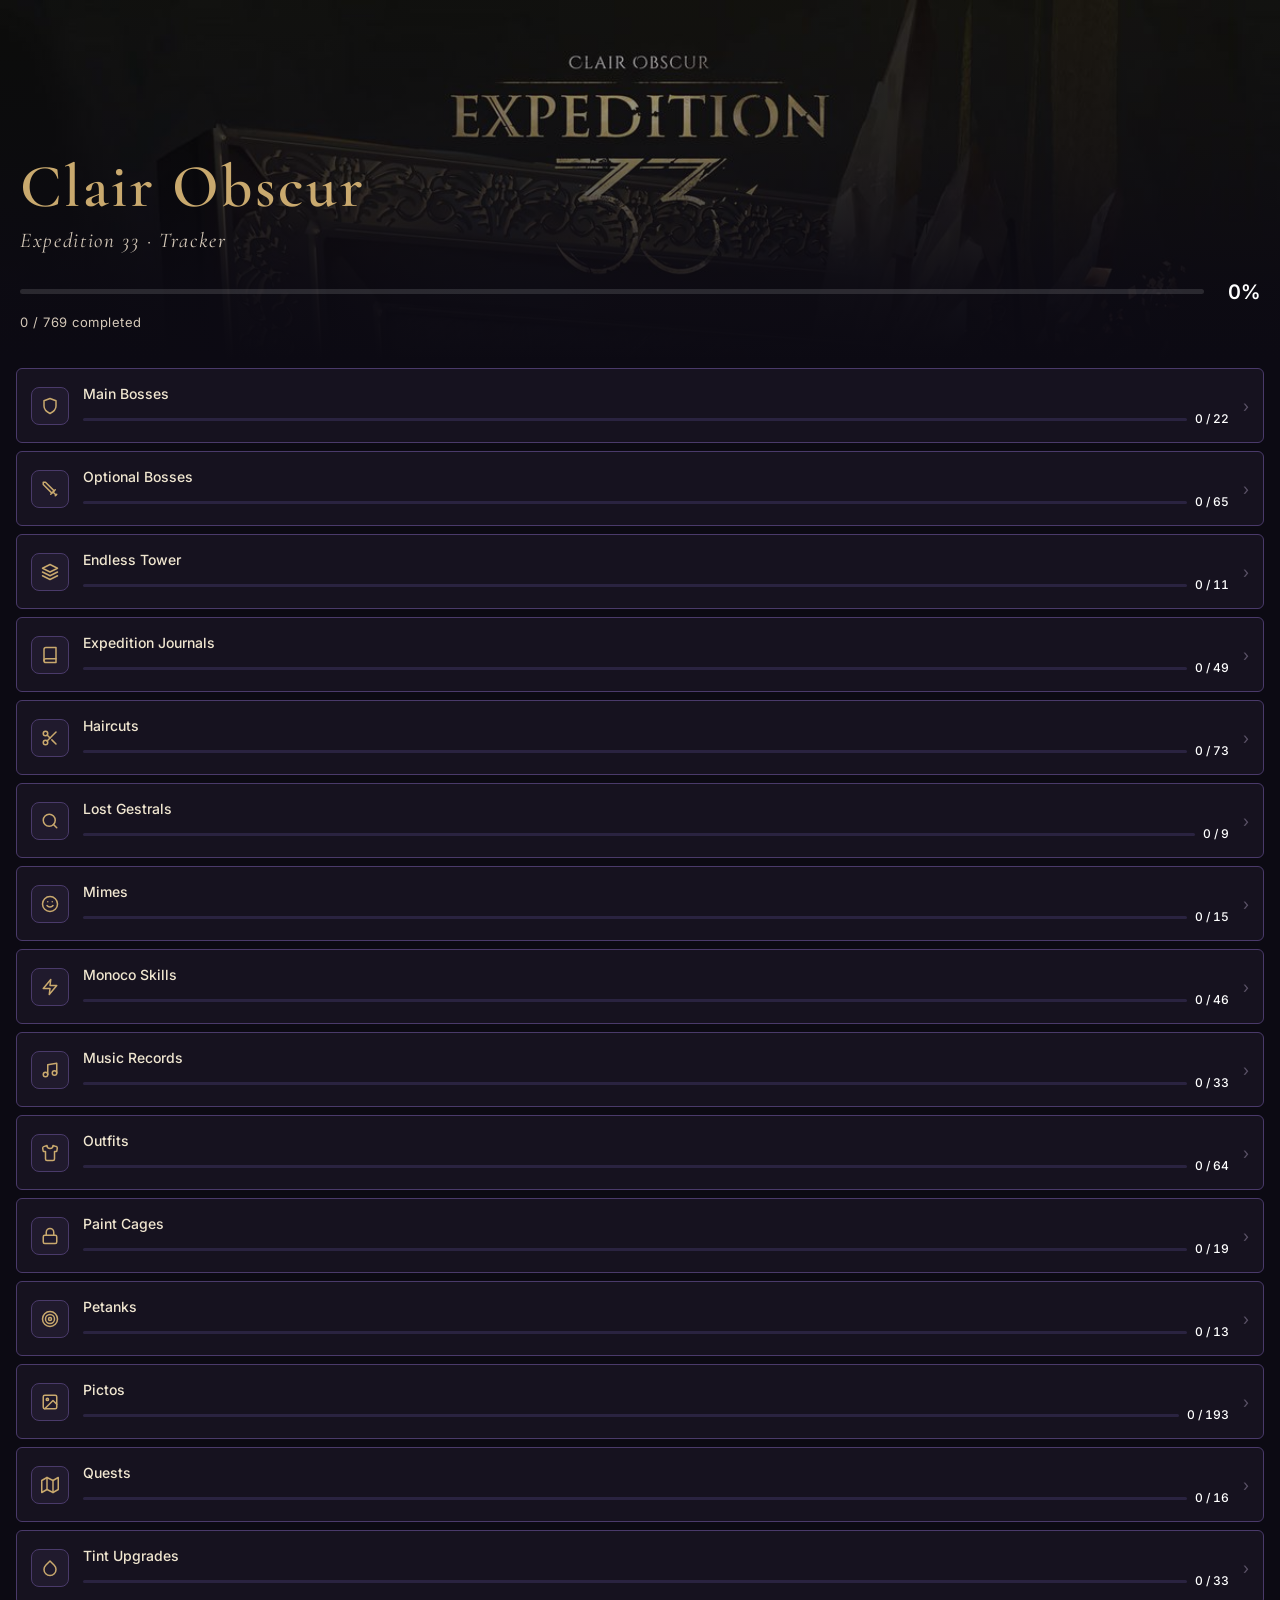
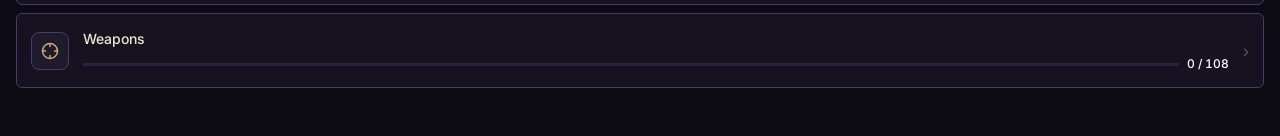
<file: index.html>
<!DOCTYPE html>
<html lang="en">
<head>
  <meta charset="UTF-8">
  <meta name="viewport" content="width=device-width, initial-scale=1.0, viewport-fit=cover">
  <title>Clair Obscur: Expedition 33 — Tracker</title>
  <meta name="theme-color" content="#0c0a13">
  <link rel="preconnect" href="https://fonts.googleapis.com">
  <link rel="preconnect" href="https://fonts.gstatic.com" crossorigin>
  <link href="https://fonts.googleapis.com/css2?family=Cormorant+Garamond:ital,wght@0,400;0,600;1,400&family=Inter:wght@300;400;500&display=swap" rel="stylesheet">
  <link rel="stylesheet" href="style.css">
</head>
<body>

<!-- ── HOME VIEW ─────────────────────────────────────────────── -->
<div id="view-home" class="view">

  <!-- Hero header with background image -->
  <div class="home-hero">
    <div class="home-hero-overlay"></div>
    <div class="home-hero-content">
      <div class="home-title">Clair Obscur</div>
      <div class="home-subtitle">Expedition 33 · Tracker</div>
      <div class="home-progress-wrap">
        <div class="home-progress-track">
          <div class="home-progress-fill" id="home-overall-fill"></div>
        </div>
        <div class="home-progress-pct" id="home-overall-pct">0%</div>
      </div>
      <div class="home-progress-label" id="home-overall-label">0 / 0 completed</div>
    </div>
  </div>

  <!-- Category list -->
  <div class="home-categories" id="home-categories">
    <!-- Populated by JS -->
  </div>

</div>

<!-- ── CATEGORY VIEW ──────────────────────────────────────────── -->
<div id="view-category" class="view hidden">

  <!-- Compact header -->
  <header class="cat-header" id="cat-header">
    <button class="cat-back-btn" id="btn-back" aria-label="Back to categories">
      <svg viewBox="0 0 24 24" fill="none" stroke="currentColor" stroke-width="2.5" stroke-linecap="round" stroke-linejoin="round">
        <polyline points="15 18 9 12 15 6"/>
      </svg>
    </button>
    <div class="cat-header-title" id="cat-header-title">Category</div>
    <div class="cat-header-actions">
      <button class="icon-btn" id="btn-filter" aria-label="Filter">
        <svg viewBox="0 0 24 24" fill="none" stroke="currentColor" stroke-width="2" stroke-linecap="round" stroke-linejoin="round">
          <line x1="4" y1="6" x2="20" y2="6"/><line x1="8" y1="12" x2="16" y2="12"/><line x1="11" y1="18" x2="13" y2="18"/>
        </svg>
      </button>
      <button class="icon-btn" id="btn-export" aria-label="Export">
        <svg viewBox="0 0 24 24" fill="none" stroke="currentColor" stroke-width="2" stroke-linecap="round" stroke-linejoin="round">
          <path d="M21 15v4a2 2 0 0 1-2 2H5a2 2 0 0 1-2-2v-4"/>
          <polyline points="7 10 12 15 17 10"/><line x1="12" y1="15" x2="12" y2="3"/>
        </svg>
      </button>
    </div>
  </header>

  <!-- Filter panel -->
  <div class="filter-panel" id="filter-panel">
    <div class="filter-group">
      <div class="filter-label">Status</div>
      <div class="filter-pills">
        <button class="pill active" data-filter="status" data-value="all">All</button>
        <button class="pill" data-filter="status" data-value="remaining">Remaining</button>
        <button class="pill" data-filter="status" data-value="done">Done</button>
      </div>
    </div>
    <div class="filter-group">
      <div class="filter-label">Show</div>
      <div class="filter-pills">
        <button class="pill active" data-filter="missable" data-value="all">All</button>
        <button class="pill" data-filter="missable" data-value="only">⚠ Missable only</button>
      </div>
    </div>
  </div>

  <!-- Category section content -->
  <div class="cat-scroll" id="cat-scroll">
    <!-- Populated by JS -->
  </div>

</div>

<script type="module" src="app.js"></script>
</body>
</html>
</file>
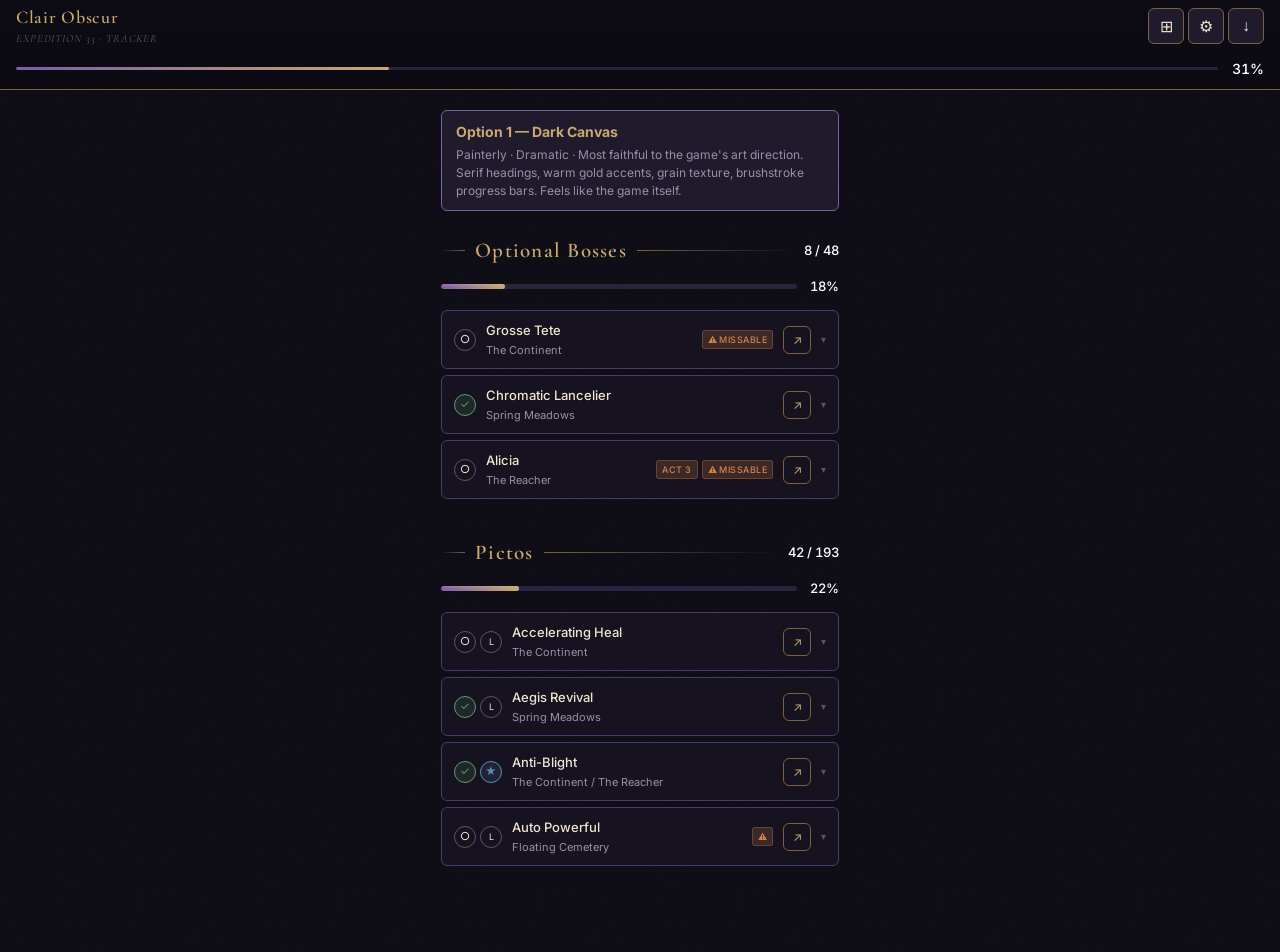
<file: design/option-1-dark-canvas.html>
<!DOCTYPE html>
<html lang="en">
<head>
<meta charset="UTF-8">
<meta name="viewport" content="width=device-width, initial-scale=1.0">
<title>Option 1 — Dark Canvas</title>
<link rel="preconnect" href="https://fonts.googleapis.com">
<link href="https://fonts.googleapis.com/css2?family=Cormorant+Garamond:ital,wght@0,400;0,600;1,400&family=Inter:wght@300;400;500&display=swap" rel="stylesheet">
<style>
  /* === OPTION 1: DARK CANVAS ===
     Mood: Painterly, dramatic, faithful to the game's dark fantasy art.
     Palette: Near-black with warm gold accents, aged parchment text.
     Typography: Cormorant Garamond serif headings + Inter body.
     Texture: Subtle grain overlay, gradient rules, brushstroke progress bars.
  */

  *, *::before, *::after { box-sizing: border-box; margin: 0; padding: 0; }

  :root {
    --bg:          #0c0a13;
    --surface:     #16121f;
    --surface-2:   #201a2d;
    --surface-3:   #2a2340;
    --gold:        #c9a96e;
    --gold-dim:    #7a6140;
    --violet:      #7b5ea7;
    --text-1:      #f0e6d0;
    --text-2:      #9b8fa8;
    --text-3:      #5c5368;
    --green:       #5a9e6f;
    --blue:        #5b8db8;
    --amber:       #d4824a;
    --radius:      6px;
  }

  body {
    background: var(--bg);
    color: var(--text-1);
    font-family: 'Inter', sans-serif;
    font-size: 14px;
    line-height: 1.5;
    min-height: 100vh;
    /* Subtle grain texture */
    background-image: url("data:image/svg+xml,%3Csvg xmlns='http://www.w3.org/2000/svg' width='200' height='200'%3E%3Cfilter id='n'%3E%3CfeTurbulence type='fractalNoise' baseFrequency='0.75' numOctaves='4' stitchTiles='stitch'/%3E%3C/filter%3E%3Crect width='200' height='200' filter='url(%23n)' opacity='0.03'/%3E%3C/svg%3E");
  }

  /* ── HEADER ── */
  .header {
    position: sticky;
    top: 0;
    z-index: 100;
    background: linear-gradient(180deg, #0c0a13 0%, rgba(12,10,19,0.95) 100%);
    border-bottom: 1px solid var(--gold-dim);
    padding: 0 16px;
  }
  .header-top {
    display: flex;
    align-items: center;
    justify-content: space-between;
    height: 52px;
  }
  .app-title {
    font-family: 'Cormorant Garamond', serif;
    font-size: 18px;
    font-weight: 600;
    letter-spacing: 0.04em;
    color: var(--gold);
  }
  .app-subtitle {
    font-family: 'Cormorant Garamond', serif;
    font-size: 11px;
    font-style: italic;
    color: var(--text-3);
    letter-spacing: 0.08em;
    text-transform: uppercase;
  }
  .header-icons {
    display: flex;
    gap: 4px;
  }
  .icon-btn {
    width: 36px; height: 36px;
    border-radius: var(--radius);
    border: 1px solid var(--gold-dim);
    background: var(--surface-2);
    color: var(--text-1);
    display: flex; align-items: center; justify-content: center;
    cursor: pointer; font-size: 16px;
  }
  .header-progress {
    padding: 6px 0 10px;
    display: flex;
    align-items: center;
    gap: 10px;
  }
  .overall-bar-track {
    flex: 1;
    height: 3px;
    background: var(--surface-3);
    border-radius: 2px;
    overflow: hidden;
  }
  .overall-bar-fill {
    height: 100%;
    width: 31%;
    background: linear-gradient(90deg, var(--violet), var(--gold));
    border-radius: 2px;
  }
  .overall-pct {
    font-size: 14px;
    font-weight: 500;
    color: #ffffff;
    font-variant-numeric: tabular-nums;
    min-width: 36px;
    text-align: right;
  }

  /* ── SCROLL AREA ── */
  .scroll { max-width: 430px; margin: 0 auto; padding: 20px 16px 80px; }

  /* ── OPTION LABEL ── */
  .option-label {
    background: var(--surface-2);
    border: 1px solid var(--violet);
    border-radius: var(--radius);
    padding: 10px 14px;
    margin-bottom: 24px;
    font-size: 12px;
    color: var(--text-2);
  }
  .option-label strong { color: var(--gold); font-size: 14px; display: block; margin-bottom: 4px; }

  /* ── CATEGORY SECTION ── */
  .category-header {
    display: flex;
    align-items: center;
    gap: 10px;
    margin-bottom: 10px;
  }
  .category-rule-left {
    width: 24px; height: 1px;
    background: linear-gradient(90deg, transparent, var(--gold-dim));
  }
  .category-title {
    font-family: 'Cormorant Garamond', serif;
    font-size: 21px;
    font-weight: 600;
    letter-spacing: 0.06em;
    color: var(--gold);
    white-space: nowrap;
  }
  .category-rule-right {
    flex: 1; height: 1px;
    background: linear-gradient(90deg, var(--gold-dim), transparent);
  }
  .category-count {
    font-size: 13px;
    font-weight: 500;
    color: #ffffff;
    font-variant-numeric: tabular-nums;
  }
  .progress-row {
    display: flex;
    align-items: center;
    gap: 8px;
    margin-bottom: 14px;
  }
  .progress-track {
    flex: 1; height: 5px;
    background: var(--surface-3);
    border-radius: 3px;
    overflow: hidden;
    position: relative;
  }
  .progress-fill {
    height: 100%;
    width: 18%;
    background: linear-gradient(90deg, var(--violet) 0%, var(--gold) 100%);
    border-radius: 3px;
    position: relative;
  }
  /* Brushstroke effect on progress fill */
  .progress-fill::after {
    content: '';
    position: absolute;
    inset: 0;
    background: linear-gradient(180deg, rgba(255,255,255,0.15) 0%, transparent 60%);
    border-radius: 3px;
  }
  .progress-pct {
    font-size: 13px;
    font-weight: 500;
    color: #ffffff;
    min-width: 34px;
    text-align: right;
    font-variant-numeric: tabular-nums;
  }

  /* ── CHECKLIST ITEMS ── */
  .item {
    background: var(--surface);
    border: 1px solid #4a3a6a;
    border-radius: var(--radius);
    margin-bottom: 6px;
    cursor: pointer;
    overflow: hidden;
  }
  .item.expanded { border-color: var(--violet); }

  .item-row {
    display: flex;
    align-items: center;
    gap: 10px;
    padding: 10px 12px;
    min-height: 44px;
  }

  /* Toggle / checkbox */
  .toggle {
    width: 22px; height: 22px;
    border-radius: 50%;
    border: 1.5px solid var(--text-3);
    flex-shrink: 0;
    display: flex; align-items: center; justify-content: center;
    font-size: 11px;
  }
  .toggle.collected { border-color: var(--green); background: rgba(90,158,111,0.15); color: var(--green); }
  .toggle.lumina    { border-color: var(--blue);  background: rgba(91,141,184,0.15); color: var(--blue); }
  /* Picto 3-state: show both states */
  .toggle-group { display: flex; gap: 4px; flex-shrink: 0; }

  .item-info { flex: 1; min-width: 0; }
  .item-name {
    font-size: 13px;
    font-weight: 500;
    color: var(--text-1);
    white-space: nowrap;
    overflow: hidden;
    text-overflow: ellipsis;
  }
  .item-location {
    font-size: 11px;
    color: var(--text-2);
    white-space: nowrap;
    overflow: hidden;
    text-overflow: ellipsis;
    margin-top: 1px;
  }
  .item-badges {
    display: flex;
    gap: 4px;
    flex-shrink: 0;
    align-items: center;
  }
  .badge {
    font-size: 9px;
    font-weight: 500;
    letter-spacing: 0.05em;
    padding: 2px 5px;
    border-radius: 3px;
    text-transform: uppercase;
    white-space: nowrap;
  }
  .badge-miss  { background: rgba(212,130,74,0.2); color: var(--amber); border: 1px solid rgba(212,130,74,0.3); }
  .badge-act   { background: rgba(212,130,74,0.2); color: var(--amber); border: 1px solid rgba(212,130,74,0.3); }
  .btn-link {
    width: 28px; height: 28px;
    border-radius: var(--radius);
    border: 1px solid var(--gold-dim);
    background: transparent;
    color: var(--gold);
    display: flex; align-items: center; justify-content: center;
    font-size: 12px;
    flex-shrink: 0;
    cursor: pointer;
    text-decoration: none;
  }
  .expand-arrow {
    font-size: 10px;
    color: var(--text-3);
    flex-shrink: 0;
    transition: transform 0.2s;
  }
  .item.expanded .expand-arrow { transform: rotate(180deg); }

  /* Expanded card */
  .item-detail {
    display: none;
    padding: 0 12px 14px;
    border-top: 1px solid var(--surface-3);
    margin-top: 0;
  }
  .item.expanded .item-detail { display: block; }
  .detail-sep { height: 1px; background: var(--surface-3); margin: 10px 0; }
  .detail-label { font-size: 10px; color: var(--text-3); text-transform: uppercase; letter-spacing: 0.08em; margin-bottom: 3px; }
  .detail-value { font-size: 13px; color: var(--text-2); line-height: 1.5; }
  .detail-value.highlight { color: var(--text-1); }
  .detail-grid { display: grid; grid-template-columns: 1fr 1fr; gap: 10px; margin-top: 10px; }
  .detail-rewards { margin-top: 10px; }
  .reward-item {
    display: inline-flex;
    align-items: center;
    gap: 5px;
    background: var(--surface-2);
    border: 1px solid var(--surface-3);
    border-radius: 4px;
    padding: 3px 8px;
    font-size: 11px;
    color: var(--text-2);
    margin: 3px 3px 0 0;
  }
  .reward-dot { width: 6px; height: 6px; border-radius: 50%; }
  .reward-dot.collected { background: var(--green); }
  .reward-dot.missing   { background: var(--text-3); }

  .btn-ign {
    display: inline-flex;
    align-items: center;
    gap: 6px;
    margin-top: 12px;
    padding: 7px 14px;
    border-radius: var(--radius);
    border: 1px solid var(--gold);
    background: rgba(201,169,110,0.08);
    color: var(--gold);
    font-size: 12px;
    font-family: 'Inter', sans-serif;
    cursor: pointer;
    text-decoration: none;
    font-weight: 500;
  }

  /* Missable warning */
  .miss-warning {
    background: rgba(212,130,74,0.1);
    border: 1px solid rgba(212,130,74,0.25);
    border-radius: 4px;
    padding: 6px 10px;
    font-size: 11px;
    color: var(--amber);
    margin-top: 10px;
  }

  /* ── SECOND CATEGORY (Pictos, showing 3-state) ── */
  .section-gap { height: 32px; }
</style>
</head>
<body>

<!-- HEADER -->
<header class="header">
  <div class="header-top">
    <div>
      <div class="app-title">Clair Obscur</div>
      <div class="app-subtitle">Expedition 33 · Tracker</div>
    </div>
    <div class="header-icons">
      <button class="icon-btn" title="Categories">⊞</button>
      <button class="icon-btn" title="Filter">⚙</button>
      <button class="icon-btn" title="Export">↓</button>
    </div>
  </div>
  <div class="header-progress">
    <div class="overall-bar-track"><div class="overall-bar-fill"></div></div>
    <div class="overall-pct">31%</div>
  </div>
</header>

<div class="scroll">

  <!-- OPTION LABEL -->
  <div class="option-label">
    <strong>Option 1 — Dark Canvas</strong>
    Painterly · Dramatic · Most faithful to the game's art direction. Serif headings, warm gold accents, grain texture, brushstroke progress bars. Feels like the game itself.
  </div>

  <!-- CATEGORY: Optional Bosses -->
  <div class="category-header">
    <div class="category-rule-left"></div>
    <div class="category-title">Optional Bosses</div>
    <div class="category-rule-right"></div>
    <div class="category-count">8 / 48</div>
  </div>
  <div class="progress-row">
    <div class="progress-track"><div class="progress-fill" style="width:18%"></div></div>
    <div class="progress-pct">18%</div>
  </div>

  <!-- Item: collapsed, not completed -->
  <div class="item" onclick="this.classList.toggle('expanded')">
    <div class="item-row">
      <div class="toggle">○</div>
      <div class="item-info">
        <div class="item-name">Grosse Tete</div>
        <div class="item-location">The Continent</div>
      </div>
      <div class="item-badges">
        <span class="badge badge-miss">⚠ Missable</span>
      </div>
      <a class="btn-link" href="#" onclick="event.stopPropagation()" title="IGN Walkthrough">↗</a>
      <div class="expand-arrow">▾</div>
    </div>
    <div class="item-detail">
      <div class="detail-grid">
        <div>
          <div class="detail-label">Location</div>
          <div class="detail-value highlight">The Continent</div>
        </div>
        <div>
          <div class="detail-label">Act</div>
          <div class="detail-value highlight">Act 2–3</div>
        </div>
      </div>
      <div class="detail-sep"></div>
      <div class="detail-label">How to Find</div>
      <div class="detail-value">Found near Coastal Cave / Flying Manor. Known for relentless slam attacks. Approach from the southeast path.</div>
      <div class="detail-rewards">
        <div class="detail-label">Rewards</div>
        <span class="reward-item"><span class="reward-dot missing"></span>Warming Up Picto</span>
        <span class="reward-item"><span class="reward-dot missing"></span>Resplendent Chroma Catalyst</span>
      </div>
      <div class="miss-warning">⚠ Missable — cannot be fought after leaving this area permanently.</div>
      <a class="btn-ign" href="#" onclick="event.stopPropagation()">↗ IGN Walkthrough</a>
    </div>
  </div>

  <!-- Item: collapsed, completed -->
  <div class="item" onclick="this.classList.toggle('expanded')">
    <div class="item-row">
      <div class="toggle collected">✓</div>
      <div class="item-info">
        <div class="item-name">Chromatic Lancelier</div>
        <div class="item-location">Spring Meadows</div>
      </div>
      <div class="item-badges"></div>
      <a class="btn-link" href="#" onclick="event.stopPropagation()" title="IGN Walkthrough">↗</a>
      <div class="expand-arrow">▾</div>
    </div>
    <div class="item-detail">
      <div class="detail-grid">
        <div>
          <div class="detail-label">Location</div>
          <div class="detail-value highlight">Spring Meadows</div>
        </div>
        <div>
          <div class="detail-label">Act</div>
          <div class="detail-value highlight">Act 1</div>
        </div>
      </div>
      <div class="detail-sep"></div>
      <div class="detail-label">How to Find</div>
      <div class="detail-value">Walk up the winding hillside north of Grand Meadows. Turn right at the hanging rope — find the Chromatic Lancelier at the end of the path. Good target for the "Professional" (no-damage boss kill) achievement.</div>
      <a class="btn-ign" href="#" onclick="event.stopPropagation()">↗ IGN Walkthrough</a>
    </div>
  </div>

  <!-- Item: collapsed, with act badge -->
  <div class="item" onclick="this.classList.toggle('expanded')">
    <div class="item-row">
      <div class="toggle">○</div>
      <div class="item-info">
        <div class="item-name">Alicia</div>
        <div class="item-location">The Reacher</div>
      </div>
      <div class="item-badges">
        <span class="badge badge-act">Act 3</span>
        <span class="badge badge-miss">⚠ Missable</span>
      </div>
      <a class="btn-link" href="#" onclick="event.stopPropagation()" title="IGN Walkthrough">↗</a>
      <div class="expand-arrow">▾</div>
    </div>
    <div class="item-detail">
      <div class="detail-label">How to Find</div>
      <div class="detail-value">North of The Crows in The Reacher. Requires Maelle at Relationship Level 6 before this fight becomes available.</div>
      <div class="detail-rewards" style="margin-top:10px">
        <div class="detail-label">Rewards</div>
        <span class="reward-item"><span class="reward-dot missing"></span>Painted Me Haircut</span>
        <span class="reward-item"><span class="reward-dot missing"></span>Lithum Weapon</span>
      </div>
      <div class="miss-warning">⚠ Act 3 only — requires Maelle Relationship Lv 6.</div>
      <a class="btn-ign" href="#" onclick="event.stopPropagation()">↗ IGN Walkthrough</a>
    </div>
  </div>

  <!-- SECOND CATEGORY: Pictos (showing 3-state toggle) -->
  <div class="section-gap"></div>
  <div class="category-header">
    <div class="category-rule-left"></div>
    <div class="category-title">Pictos</div>
    <div class="category-rule-right"></div>
    <div class="category-count">42 / 193</div>
  </div>
  <div class="progress-row">
    <div class="progress-track"><div class="progress-fill" style="width:22%"></div></div>
    <div class="progress-pct">22%</div>
  </div>

  <!-- Picto: not collected -->
  <div class="item" onclick="this.classList.toggle('expanded')">
    <div class="item-row">
      <div class="toggle-group">
        <div class="toggle" title="Mark Collected">○</div>
        <div class="toggle" title="Mark Lumina Unlocked" style="font-size:9px">L</div>
      </div>
      <div class="item-info">
        <div class="item-name">Accelerating Heal</div>
        <div class="item-location">The Continent</div>
      </div>
      <a class="btn-link" href="#" onclick="event.stopPropagation()" title="IGN">↗</a>
      <div class="expand-arrow">▾</div>
    </div>
    <div class="item-detail">
      <div class="detail-grid">
        <div>
          <div class="detail-label">Effect</div>
          <div class="detail-value">Healing an ally also applies Rush for 1 turn</div>
        </div>
        <div>
          <div class="detail-label">Lumina Cost</div>
          <div class="detail-value highlight">5 points</div>
        </div>
      </div>
      <div class="detail-sep"></div>
      <div class="detail-label">How to Find</div>
      <div class="detail-value">Abandoned expedition camp on an island northeast of Stone Wave Cliffs. Requires Esquie's swim ability.</div>
      <a class="btn-ign" href="#" onclick="event.stopPropagation()">↗ IGN Reference</a>
    </div>
  </div>

  <!-- Picto: collected (green) -->
  <div class="item" onclick="this.classList.toggle('expanded')">
    <div class="item-row">
      <div class="toggle-group">
        <div class="toggle collected" title="Collected">✓</div>
        <div class="toggle" title="Mark Lumina Unlocked" style="font-size:9px; border-color: var(--text-3);">L</div>
      </div>
      <div class="item-info">
        <div class="item-name">Aegis Revival</div>
        <div class="item-location">Spring Meadows</div>
      </div>
      <a class="btn-link" href="#" onclick="event.stopPropagation()" title="IGN">↗</a>
      <div class="expand-arrow">▾</div>
    </div>
  </div>

  <!-- Picto: collected + lumina (blue) -->
  <div class="item" onclick="this.classList.toggle('expanded')">
    <div class="item-row">
      <div class="toggle-group">
        <div class="toggle collected" title="Collected">✓</div>
        <div class="toggle lumina" title="Lumina Unlocked">★</div>
      </div>
      <div class="item-info">
        <div class="item-name">Anti-Blight</div>
        <div class="item-location">The Continent / The Reacher</div>
      </div>
      <a class="btn-link" href="#" onclick="event.stopPropagation()" title="IGN">↗</a>
      <div class="expand-arrow">▾</div>
    </div>
  </div>

  <!-- Picto: missable -->
  <div class="item" onclick="this.classList.toggle('expanded')">
    <div class="item-row">
      <div class="toggle-group">
        <div class="toggle" title="Mark Collected">○</div>
        <div class="toggle" title="Mark Lumina Unlocked" style="font-size:9px">L</div>
      </div>
      <div class="item-info">
        <div class="item-name">Auto Powerful</div>
        <div class="item-location">Floating Cemetery</div>
      </div>
      <div class="item-badges">
        <span class="badge badge-miss">⚠</span>
      </div>
      <a class="btn-link" href="#" onclick="event.stopPropagation()" title="IGN">↗</a>
      <div class="expand-arrow">▾</div>
    </div>
  </div>

</div>
</body>
</html>
</file>
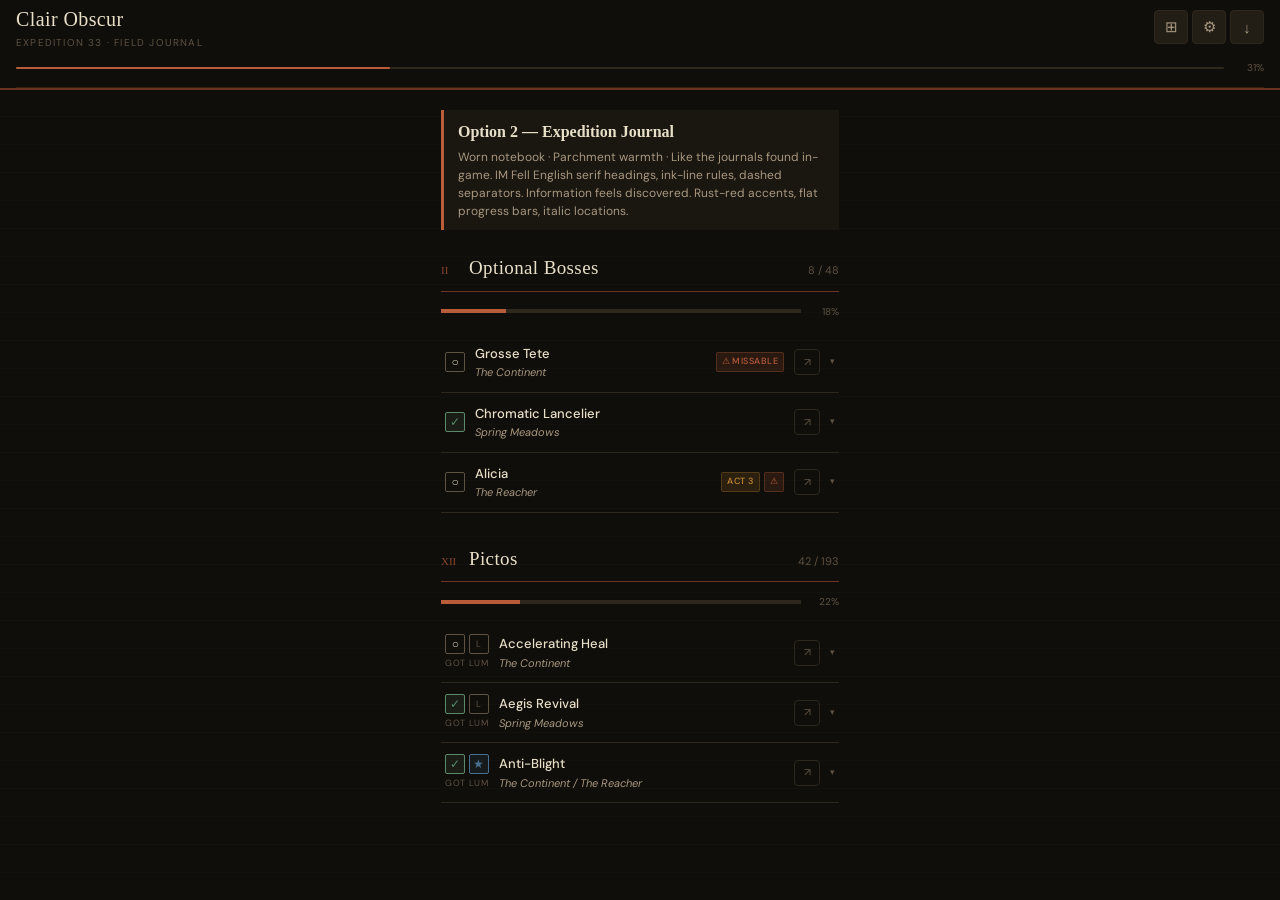
<file: design/option-2-expedition-journal.html>
<!DOCTYPE html>
<html lang="en">
<head>
<meta charset="UTF-8">
<meta name="viewport" content="width=device-width, initial-scale=1.0">
<title>Option 2 — Expedition Journal</title>
<link rel="preconnect" href="https://fonts.googleapis.com">
<link href="https://fonts.googleapis.com/css2?family=IM+Fell+English:ital@0;1&family=DM+Sans:wght@300;400;500&display=swap" rel="stylesheet">
<style>
  /* === OPTION 2: EXPEDITION JOURNAL ===
     Mood: Worn field notebook. Dark with parchment warmth — like reading
     the actual expedition journals found in the game. Ink lines, stamps,
     handwritten-feel serifs. Information feels discovered, not displayed.
     Palette: Deep sepia-black bg, aged cream surfaces, rust-red accents.
     Typography: IM Fell English (handwritten serif) + DM Sans (clean body).
  */

  *, *::before, *::after { box-sizing: border-box; margin: 0; padding: 0; }

  :root {
    --bg:        #100e0a;
    --surface:   #1a1610;
    --surface-2: #221d15;
    --surface-3: #2e271c;
    --ink:       #e8dfc8;
    --ink-2:     #a89880;
    --ink-3:     #5e5244;
    --rust:      #b85c3a;
    --rust-dim:  #6b3422;
    --sage:      #5a8a6a;
    --slate:     #4a7090;
    --amber:     #c88a30;
    --radius:    4px;
  }

  body {
    background: var(--bg);
    color: var(--ink);
    font-family: 'DM Sans', sans-serif;
    font-size: 14px;
    line-height: 1.5;
    min-height: 100vh;
    /* Faint paper texture */
    background-image:
      repeating-linear-gradient(
        0deg,
        transparent,
        transparent 27px,
        rgba(232,223,200,0.015) 27px,
        rgba(232,223,200,0.015) 28px
      );
  }

  /* ── HEADER ── */
  .header {
    position: sticky; top: 0; z-index: 100;
    background: var(--bg);
    border-bottom: 2px solid var(--rust-dim);
    padding: 0 16px;
  }
  .header::after {
    content: '';
    display: block;
    height: 1px;
    background: rgba(184,92,58,0.2);
    margin-top: 2px;
  }
  .header-top {
    display: flex;
    align-items: center;
    justify-content: space-between;
    height: 54px;
  }
  .app-title {
    font-family: 'IM Fell English', serif;
    font-size: 20px;
    color: var(--ink);
    letter-spacing: 0.02em;
  }
  .app-subtitle {
    font-size: 10px;
    color: var(--ink-3);
    letter-spacing: 0.12em;
    text-transform: uppercase;
    margin-top: 1px;
    font-family: 'DM Sans', sans-serif;
  }
  .header-icons { display: flex; gap: 4px; }
  .icon-btn {
    width: 34px; height: 34px;
    border-radius: var(--radius);
    border: 1px solid var(--surface-3);
    background: var(--surface-2);
    color: var(--ink-2);
    display: flex; align-items: center; justify-content: center;
    cursor: pointer; font-size: 15px;
    transition: all 0.15s;
  }
  .icon-btn:hover { border-color: var(--rust-dim); color: var(--rust); }
  .header-progress {
    padding: 6px 0 10px;
    display: flex; align-items: center; gap: 10px;
  }
  .overall-bar-track {
    flex: 1; height: 2px;
    background: var(--surface-3);
    border-radius: 1px;
  }
  .overall-bar-fill {
    height: 100%; width: 31%;
    background: var(--rust);
    border-radius: 1px;
  }
  .overall-pct { font-size: 10px; color: var(--ink-3); min-width: 30px; text-align: right; font-variant-numeric: tabular-nums; }

  /* ── SCROLL AREA ── */
  .scroll { max-width: 430px; margin: 0 auto; padding: 20px 16px 80px; }

  /* ── OPTION LABEL ── */
  .option-label {
    border-left: 3px solid var(--rust);
    background: var(--surface);
    padding: 10px 14px;
    margin-bottom: 24px;
    font-size: 12px;
    color: var(--ink-2);
  }
  .option-label strong { color: var(--ink); font-size: 14px; display: block; margin-bottom: 4px; font-family: 'IM Fell English', serif; font-size: 16px; }

  /* ── CATEGORY SECTION ── */
  .category-header {
    display: flex;
    align-items: baseline;
    gap: 10px;
    padding-bottom: 8px;
    border-bottom: 1px solid var(--rust-dim);
    margin-bottom: 12px;
    position: relative;
  }
  /* Stamp-like number */
  .category-num {
    font-family: 'IM Fell English', serif;
    font-size: 11px;
    color: var(--rust);
    opacity: 0.7;
    min-width: 18px;
  }
  .category-title {
    font-family: 'IM Fell English', serif;
    font-size: 19px;
    color: var(--ink);
    letter-spacing: 0.02em;
    flex: 1;
  }
  .category-count {
    font-size: 11px;
    color: var(--ink-3);
    font-variant-numeric: tabular-nums;
    font-family: 'DM Sans', sans-serif;
  }
  .progress-row {
    display: flex; align-items: center; gap: 8px; margin-bottom: 14px;
  }
  .progress-track {
    flex: 1; height: 4px;
    background: var(--surface-3);
    border-radius: 0; /* flat edges — more journal-like */
    overflow: hidden;
  }
  .progress-fill {
    height: 100%; width: 18%;
    background: var(--rust);
  }
  .progress-pct { font-size: 10px; color: var(--ink-3); min-width: 30px; text-align: right; font-variant-numeric: tabular-nums; }

  /* ── CHECKLIST ITEMS ── */
  .item {
    border-bottom: 1px solid var(--surface-3);
    cursor: pointer;
    transition: background 0.1s;
    overflow: hidden;
  }
  .item:first-of-type { border-top: 1px solid var(--surface-3); }
  .item:hover { background: var(--surface); }
  .item.expanded { background: var(--surface); }

  .item-row {
    display: flex; align-items: center; gap: 10px;
    padding: 11px 4px;
    min-height: 44px;
  }

  /* Checkbox — stamp aesthetic */
  .toggle {
    width: 20px; height: 20px;
    border: 1.5px solid var(--ink-3);
    border-radius: 2px;
    flex-shrink: 0;
    display: flex; align-items: center; justify-content: center;
    font-size: 12px;
    transition: all 0.15s;
  }
  .toggle.collected { border-color: var(--sage); color: var(--sage); background: rgba(90,138,106,0.12); }
  .toggle.lumina    { border-color: var(--slate); color: var(--slate); background: rgba(74,112,144,0.12); }
  .toggle-group { display: flex; gap: 3px; flex-shrink: 0; }

  .item-info { flex: 1; min-width: 0; }
  .item-name {
    font-size: 13px; font-weight: 500; color: var(--ink);
    white-space: nowrap; overflow: hidden; text-overflow: ellipsis;
  }
  .item-location {
    font-size: 11px; color: var(--ink-2);
    white-space: nowrap; overflow: hidden; text-overflow: ellipsis;
    margin-top: 1px;
    font-style: italic;
  }
  .item-badges { display: flex; gap: 4px; flex-shrink: 0; align-items: center; }
  .badge {
    font-size: 9px; font-weight: 500; letter-spacing: 0.05em;
    padding: 2px 5px; border-radius: 2px; text-transform: uppercase; white-space: nowrap;
  }
  .badge-miss { background: rgba(184,92,58,0.15); color: var(--rust); border: 1px solid rgba(184,92,58,0.3); }
  .badge-act  { background: rgba(200,138,48,0.15); color: var(--amber); border: 1px solid rgba(200,138,48,0.25); }

  .btn-link {
    width: 26px; height: 26px;
    border: 1px solid var(--surface-3);
    background: transparent;
    color: var(--ink-3);
    display: flex; align-items: center; justify-content: center;
    font-size: 11px; flex-shrink: 0; cursor: pointer;
    text-decoration: none; transition: all 0.15s; border-radius: var(--radius);
  }
  .btn-link:hover { border-color: var(--rust-dim); color: var(--rust); }
  .expand-arrow { font-size: 9px; color: var(--ink-3); flex-shrink: 0; transition: transform 0.2s; }
  .item.expanded .expand-arrow { transform: rotate(180deg); }

  /* Expanded */
  .item-detail { display: none; padding: 0 4px 14px; }
  .item.expanded .item-detail { display: block; }

  .detail-sep {
    border: none; border-top: 1px dashed var(--surface-3);
    margin: 10px 0;
  }
  .detail-label { font-size: 10px; color: var(--ink-3); text-transform: uppercase; letter-spacing: 0.1em; margin-bottom: 3px; }
  .detail-value { font-size: 13px; color: var(--ink-2); line-height: 1.6; }
  .detail-value.highlight { color: var(--ink); }
  .detail-grid { display: grid; grid-template-columns: 1fr 1fr; gap: 12px; margin-top: 10px; }
  .detail-rewards { margin-top: 10px; }
  .reward-item {
    display: inline-flex; align-items: center; gap: 5px;
    background: var(--surface-2); border: 1px solid var(--surface-3);
    border-radius: 2px; padding: 3px 7px;
    font-size: 11px; color: var(--ink-2);
    margin: 3px 3px 0 0; font-style: italic;
  }
  .reward-dot { width: 5px; height: 5px; border-radius: 50%; }
  .reward-dot.collected { background: var(--sage); }
  .reward-dot.missing   { background: var(--ink-3); }

  .miss-warning {
    border-left: 3px solid var(--rust);
    background: rgba(184,92,58,0.08);
    padding: 6px 10px;
    font-size: 11px; color: var(--rust);
    margin-top: 10px; font-style: italic;
  }

  .btn-ign {
    display: inline-flex; align-items: center; gap: 6px;
    margin-top: 12px; padding: 6px 12px;
    border: 1px solid var(--rust-dim);
    background: transparent; color: var(--rust);
    font-size: 11px; font-family: 'DM Sans', sans-serif;
    cursor: pointer; text-decoration: none;
    letter-spacing: 0.04em; border-radius: var(--radius);
    transition: all 0.15s;
  }
  .btn-ign:hover { background: rgba(184,92,58,0.1); }

  .section-gap { height: 32px; }

  /* Picto toggle label */
  .toggle-label {
    font-size: 9px; color: var(--ink-3); text-transform: uppercase;
    letter-spacing: 0.06em; text-align: center; margin-top: 2px;
  }
  .toggle-col { display: flex; flex-direction: column; align-items: center; gap: 1px; }
</style>
</head>
<body>

<header class="header">
  <div class="header-top">
    <div>
      <div class="app-title">Clair Obscur</div>
      <div class="app-subtitle">Expedition 33 · Field Journal</div>
    </div>
    <div class="header-icons">
      <button class="icon-btn">⊞</button>
      <button class="icon-btn">⚙</button>
      <button class="icon-btn">↓</button>
    </div>
  </div>
  <div class="header-progress">
    <div class="overall-bar-track"><div class="overall-bar-fill"></div></div>
    <div class="overall-pct">31%</div>
  </div>
</header>

<div class="scroll">

  <div class="option-label">
    <strong>Option 2 — Expedition Journal</strong>
    Worn notebook · Parchment warmth · Like the journals found in-game. IM Fell English serif headings, ink-line rules, dashed separators. Information feels discovered. Rust-red accents, flat progress bars, italic locations.
  </div>

  <!-- CATEGORY: Optional Bosses -->
  <div class="category-header">
    <span class="category-num">II</span>
    <div class="category-title">Optional Bosses</div>
    <div class="category-count">8 / 48</div>
  </div>
  <div class="progress-row">
    <div class="progress-track"><div class="progress-fill" style="width:18%"></div></div>
    <div class="progress-pct">18%</div>
  </div>

  <div class="item" onclick="this.classList.toggle('expanded')">
    <div class="item-row">
      <div class="toggle">○</div>
      <div class="item-info">
        <div class="item-name">Grosse Tete</div>
        <div class="item-location">The Continent</div>
      </div>
      <div class="item-badges">
        <span class="badge badge-miss">⚠ Missable</span>
      </div>
      <a class="btn-link" href="#" onclick="event.stopPropagation()">↗</a>
      <div class="expand-arrow">▾</div>
    </div>
    <div class="item-detail">
      <hr class="detail-sep">
      <div class="detail-grid">
        <div>
          <div class="detail-label">Location</div>
          <div class="detail-value highlight">The Continent</div>
        </div>
        <div>
          <div class="detail-label">Act</div>
          <div class="detail-value highlight">Act 2–3</div>
        </div>
      </div>
      <div style="margin-top:10px">
        <div class="detail-label">How to Find</div>
        <div class="detail-value">Found near Coastal Cave / Flying Manor. Known for relentless slam attacks. Approach from the southeast path.</div>
      </div>
      <div class="detail-rewards">
        <div class="detail-label">Rewards</div>
        <span class="reward-item"><span class="reward-dot missing"></span>Warming Up Picto</span>
        <span class="reward-item"><span class="reward-dot missing"></span>Resplendent Chroma Catalyst</span>
      </div>
      <div class="miss-warning">⚠ Missable — cannot be fought after leaving this area permanently.</div>
      <a class="btn-ign" href="#" onclick="event.stopPropagation()">↗ IGN Walkthrough</a>
    </div>
  </div>

  <div class="item" onclick="this.classList.toggle('expanded')">
    <div class="item-row">
      <div class="toggle collected">✓</div>
      <div class="item-info">
        <div class="item-name">Chromatic Lancelier</div>
        <div class="item-location">Spring Meadows</div>
      </div>
      <a class="btn-link" href="#" onclick="event.stopPropagation()">↗</a>
      <div class="expand-arrow">▾</div>
    </div>
    <div class="item-detail">
      <hr class="detail-sep">
      <div class="detail-label">How to Find</div>
      <div class="detail-value">Walk up the winding hillside north of Grand Meadows. Turn right at the hanging rope — the Chromatic Lancelier is at the end of the path. Recommended for no-damage achievement.</div>
      <a class="btn-ign" href="#" onclick="event.stopPropagation()">↗ IGN Walkthrough</a>
    </div>
  </div>

  <div class="item" onclick="this.classList.toggle('expanded')">
    <div class="item-row">
      <div class="toggle">○</div>
      <div class="item-info">
        <div class="item-name">Alicia</div>
        <div class="item-location">The Reacher</div>
      </div>
      <div class="item-badges">
        <span class="badge badge-act">Act 3</span>
        <span class="badge badge-miss">⚠</span>
      </div>
      <a class="btn-link" href="#" onclick="event.stopPropagation()">↗</a>
      <div class="expand-arrow">▾</div>
    </div>
    <div class="item-detail">
      <hr class="detail-sep">
      <div class="detail-label">How to Find</div>
      <div class="detail-value">North of The Crows. Requires Maelle at Relationship Level 6.</div>
      <div class="detail-rewards" style="margin-top:10px">
        <div class="detail-label">Rewards</div>
        <span class="reward-item"><span class="reward-dot missing"></span>Painted Me Haircut</span>
        <span class="reward-item"><span class="reward-dot missing"></span>Lithum Weapon</span>
      </div>
      <div class="miss-warning">⚠ Act 3 only — requires Maelle Relationship Lv 6.</div>
      <a class="btn-ign" href="#" onclick="event.stopPropagation()">↗ IGN Walkthrough</a>
    </div>
  </div>

  <!-- PICTOS section -->
  <div class="section-gap"></div>
  <div class="category-header">
    <span class="category-num">XII</span>
    <div class="category-title">Pictos</div>
    <div class="category-count">42 / 193</div>
  </div>
  <div class="progress-row">
    <div class="progress-track"><div class="progress-fill" style="width:22%"></div></div>
    <div class="progress-pct">22%</div>
  </div>

  <div class="item" onclick="this.classList.toggle('expanded')">
    <div class="item-row">
      <div class="toggle-group">
        <div class="toggle-col">
          <div class="toggle" title="Mark Collected">○</div>
          <div class="toggle-label">got</div>
        </div>
        <div class="toggle-col">
          <div class="toggle" title="Mark Lumina" style="font-size:9px; color:var(--ink-3)">L</div>
          <div class="toggle-label">lum</div>
        </div>
      </div>
      <div class="item-info">
        <div class="item-name">Accelerating Heal</div>
        <div class="item-location">The Continent</div>
      </div>
      <a class="btn-link" href="#" onclick="event.stopPropagation()">↗</a>
      <div class="expand-arrow">▾</div>
    </div>
    <div class="item-detail">
      <hr class="detail-sep">
      <div class="detail-grid">
        <div>
          <div class="detail-label">Effect</div>
          <div class="detail-value">Healing an ally also applies Rush for 1 turn</div>
        </div>
        <div>
          <div class="detail-label">Lumina Cost</div>
          <div class="detail-value highlight">5 points</div>
        </div>
      </div>
      <div style="margin-top:10px">
        <div class="detail-label">How to Find</div>
        <div class="detail-value">Abandoned expedition camp on an island northeast of Stone Wave Cliffs. Requires Esquie's swim ability.</div>
      </div>
    </div>
  </div>

  <div class="item" onclick="this.classList.toggle('expanded')">
    <div class="item-row">
      <div class="toggle-group">
        <div class="toggle-col">
          <div class="toggle collected">✓</div>
          <div class="toggle-label">got</div>
        </div>
        <div class="toggle-col">
          <div class="toggle" style="font-size:9px; color:var(--ink-3); border-color:var(--ink-3)">L</div>
          <div class="toggle-label">lum</div>
        </div>
      </div>
      <div class="item-info">
        <div class="item-name">Aegis Revival</div>
        <div class="item-location">Spring Meadows</div>
      </div>
      <a class="btn-link" href="#" onclick="event.stopPropagation()">↗</a>
      <div class="expand-arrow">▾</div>
    </div>
  </div>

  <div class="item" onclick="this.classList.toggle('expanded')">
    <div class="item-row">
      <div class="toggle-group">
        <div class="toggle-col">
          <div class="toggle collected">✓</div>
          <div class="toggle-label">got</div>
        </div>
        <div class="toggle-col">
          <div class="toggle lumina">★</div>
          <div class="toggle-label">lum</div>
        </div>
      </div>
      <div class="item-info">
        <div class="item-name">Anti-Blight</div>
        <div class="item-location">The Continent / The Reacher</div>
      </div>
      <a class="btn-link" href="#" onclick="event.stopPropagation()">↗</a>
      <div class="expand-arrow">▾</div>
    </div>
  </div>

</div>
</body>
</html>
</file>
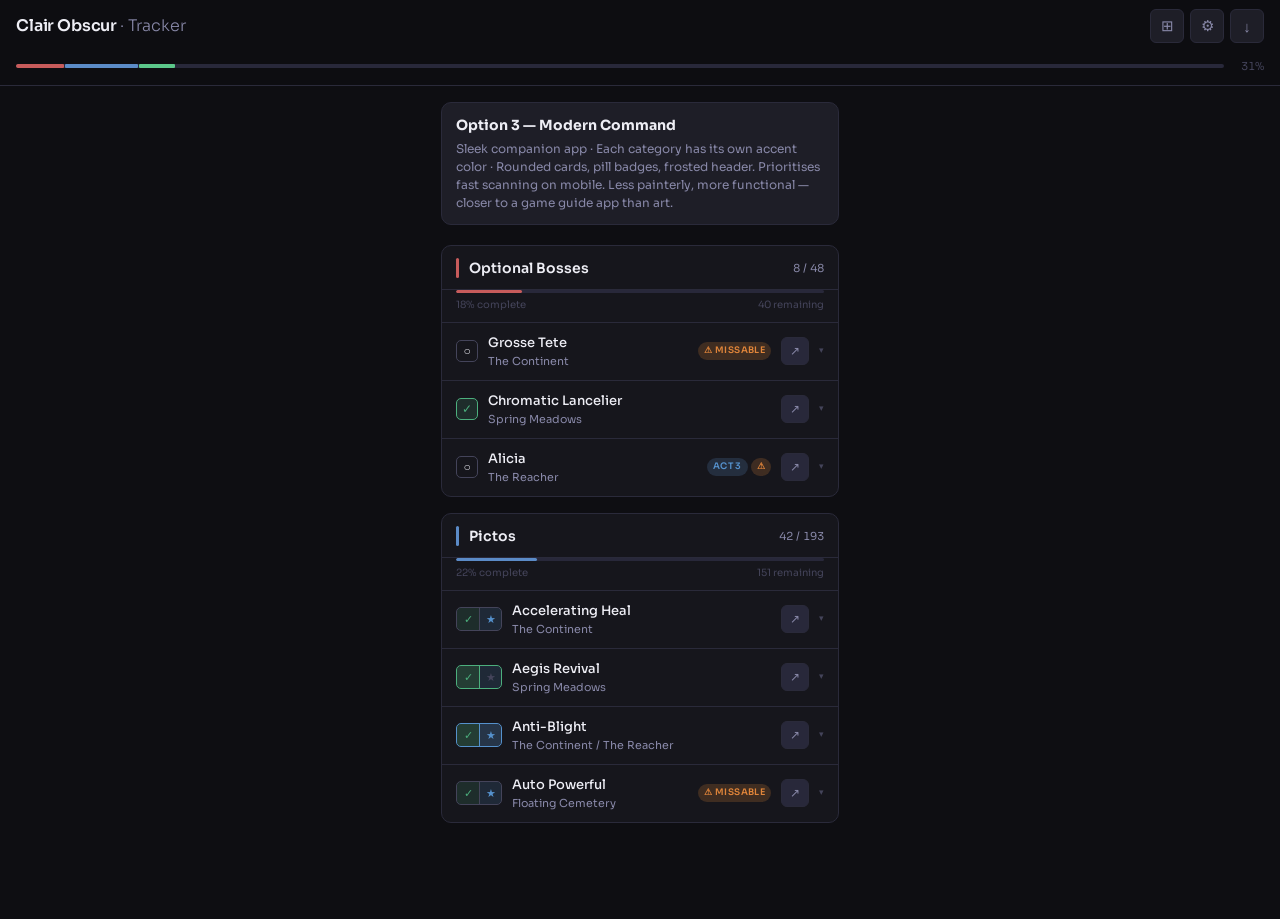
<file: design/option-3-modern-command.html>
<!DOCTYPE html>
<html lang="en">
<head>
<meta charset="UTF-8">
<meta name="viewport" content="width=device-width, initial-scale=1.0">
<title>Option 3 — Modern Command</title>
<link rel="preconnect" href="https://fonts.googleapis.com">
<link href="https://fonts.googleapis.com/css2?family=Sora:wght@300;400;500;600&display=swap" rel="stylesheet">
<style>
  /* === OPTION 3: MODERN COMMAND ===
     Mood: Sleek companion app. Still dark and game-themed, but prioritises
     fast scanning and dense information on small screens. Each category has
     its own accent color shown in the progress bar and section header strip.
     No textures — clean geometry, rounded cards, color-coded badges.
     Palette: True dark (near-neutral), one strong accent per category, white text.
     Typography: Sora — geometric, clear at small sizes, slightly futuristic.
  */

  *, *::before, *::after { box-sizing: border-box; margin: 0; padding: 0; }

  :root {
    --bg:       #0e0e12;
    --surface:  #16161c;
    --surface-2:#1e1e27;
    --surface-3:#28283a;
    --border:   #2a2a3a;
    --text-1:   #eeeef5;
    --text-2:   #8888a8;
    --text-3:   #44445a;
    /* Category accent colors */
    --cat-boss:    #c75b5b;
    --cat-picto:   #5b8bc7;
    --cat-quest:   #5bc78a;
    /* State colors */
    --green: #4caf7d;
    --blue:  #5591cc;
    --amber: #e0853a;
    --radius: 10px;
    --radius-sm: 6px;
  }

  body {
    background: var(--bg);
    color: var(--text-1);
    font-family: 'Sora', sans-serif;
    font-size: 14px;
    line-height: 1.5;
    min-height: 100vh;
  }

  /* ── HEADER ── */
  .header {
    position: sticky; top: 0; z-index: 100;
    background: rgba(14,14,18,0.92);
    backdrop-filter: blur(12px);
    -webkit-backdrop-filter: blur(12px);
    border-bottom: 1px solid var(--border);
    padding: 0 16px;
  }
  .header-top {
    display: flex; align-items: center; justify-content: space-between;
    height: 52px;
  }
  .app-title {
    font-size: 16px; font-weight: 600; color: var(--text-1);
    letter-spacing: -0.01em;
  }
  .app-title span { color: var(--text-2); font-weight: 300; }
  .header-icons { display: flex; gap: 6px; }
  .icon-btn {
    width: 34px; height: 34px;
    border-radius: var(--radius-sm);
    border: 1px solid var(--border);
    background: var(--surface-2);
    color: var(--text-2);
    display: flex; align-items: center; justify-content: center;
    cursor: pointer; font-size: 15px; transition: all 0.15s;
  }
  .icon-btn:hover { background: var(--surface-3); color: var(--text-1); }
  .header-progress {
    padding: 6px 0 10px;
    display: flex; align-items: center; gap: 10px;
  }
  /* Segmented overall bar — each segment = a category */
  .seg-bar {
    flex: 1; height: 4px;
    background: var(--surface-3);
    border-radius: 2px;
    overflow: hidden;
    display: flex; gap: 1px;
  }
  .seg { height: 100%; border-radius: 1px; }
  .overall-pct { font-size: 11px; color: var(--text-3); min-width: 30px; text-align: right; font-variant-numeric: tabular-nums; }

  /* ── SCROLL ── */
  .scroll { max-width: 430px; margin: 0 auto; padding: 16px 16px 80px; }

  /* ── OPTION LABEL ── */
  .option-label {
    background: var(--surface-2);
    border: 1px solid var(--border);
    border-radius: var(--radius);
    padding: 12px 14px;
    margin-bottom: 20px;
    font-size: 12px; color: var(--text-2);
  }
  .option-label strong { color: var(--text-1); font-size: 14px; display: block; margin-bottom: 4px; }

  /* ── CATEGORY SECTION ── */
  .category-card {
    background: var(--surface);
    border: 1px solid var(--border);
    border-radius: var(--radius);
    margin-bottom: 16px;
    overflow: hidden;
  }
  .category-header {
    display: flex; align-items: center; gap: 10px;
    padding: 12px 14px 10px;
    border-bottom: 1px solid var(--border);
  }
  /* Colored left strip */
  .cat-strip {
    width: 3px; height: 20px;
    border-radius: 2px;
    flex-shrink: 0;
  }
  .category-title { font-size: 14px; font-weight: 600; flex: 1; }
  .category-count { font-size: 11px; color: var(--text-2); font-variant-numeric: tabular-nums; }
  .progress-track {
    height: 3px; background: var(--surface-3);
    margin: 0 14px 0;
    border-radius: 2px; overflow: hidden;
  }
  .progress-fill { height: 100%; border-radius: 2px; }
  .progress-labels {
    display: flex; justify-content: space-between;
    padding: 4px 14px 10px;
  }
  .progress-labels span { font-size: 10px; color: var(--text-3); }

  /* ── ITEMS ── */
  .item {
    border-top: 1px solid var(--border);
    cursor: pointer; overflow: hidden;
    transition: background 0.1s;
  }
  .item:hover { background: var(--surface-2); }
  .item.expanded { background: var(--surface-2); }

  .item-row {
    display: flex; align-items: center; gap: 10px;
    padding: 10px 14px; min-height: 48px;
  }

  /* Checkbox */
  .toggle {
    width: 22px; height: 22px;
    border-radius: 5px;
    border: 1.5px solid var(--text-3);
    flex-shrink: 0;
    display: flex; align-items: center; justify-content: center;
    font-size: 12px; transition: all 0.15s;
  }
  .toggle.collected { border-color: var(--green); background: rgba(76,175,125,0.15); color: var(--green); }
  .toggle.lumina    { border-color: var(--blue);  background: rgba(85,145,204,0.15); color: var(--blue); }
  .toggle-group { display: flex; gap: 3px; flex-shrink: 0; }
  /* Pill-style picto toggles */
  .picto-toggle {
    display: flex; border-radius: 5px; overflow: hidden;
    border: 1.5px solid var(--text-3); flex-shrink: 0;
  }
  .picto-half {
    width: 22px; height: 22px;
    display: flex; align-items: center; justify-content: center;
    font-size: 11px; cursor: pointer; color: var(--text-3);
    transition: all 0.15s;
  }
  .picto-half + .picto-half { border-left: 1px solid var(--text-3); }
  .picto-half.c { background: rgba(76,175,125,0.15); color: var(--green); }
  .picto-half.l { background: rgba(85,145,204,0.15); color: var(--blue); }
  .picto-half.c.active { background: rgba(76,175,125,0.25); }
  .picto-half.l.active { background: rgba(85,145,204,0.25); }

  .item-info { flex: 1; min-width: 0; }
  .item-name { font-size: 13px; font-weight: 500; color: var(--text-1); white-space: nowrap; overflow: hidden; text-overflow: ellipsis; }
  .item-location { font-size: 11px; color: var(--text-2); white-space: nowrap; overflow: hidden; text-overflow: ellipsis; margin-top: 1px; }

  .item-badges { display: flex; gap: 3px; flex-shrink: 0; align-items: center; }
  .badge {
    font-size: 9px; font-weight: 600; letter-spacing: 0.04em;
    padding: 2px 6px; border-radius: 20px; text-transform: uppercase; white-space: nowrap;
  }
  .badge-miss { background: rgba(224,133,58,0.2); color: var(--amber); }
  .badge-act  { background: rgba(91,139,199,0.2); color: var(--blue); }

  .btn-link {
    width: 28px; height: 28px;
    border-radius: var(--radius-sm);
    border: 1px solid var(--border);
    background: var(--surface-3);
    color: var(--text-2);
    display: flex; align-items: center; justify-content: center;
    font-size: 12px; flex-shrink: 0; cursor: pointer;
    text-decoration: none; transition: all 0.15s;
  }
  .btn-link:hover { background: var(--surface-3); color: var(--text-1); }
  .expand-arrow { font-size: 9px; color: var(--text-3); flex-shrink: 0; transition: transform 0.2s; }
  .item.expanded .expand-arrow { transform: rotate(180deg); }

  /* Expanded */
  .item-detail {
    display: none;
    padding: 12px 14px 14px;
    border-top: 1px solid var(--border);
  }
  .item.expanded .item-detail { display: block; }

  .detail-grid { display: grid; grid-template-columns: 1fr 1fr; gap: 12px; margin-bottom: 12px; }
  .detail-label { font-size: 10px; color: var(--text-3); text-transform: uppercase; letter-spacing: 0.08em; margin-bottom: 3px; font-weight: 500; }
  .detail-value { font-size: 12px; color: var(--text-2); line-height: 1.5; }
  .detail-value.highlight { color: var(--text-1); font-weight: 500; }

  .desc-block { margin-bottom: 12px; }
  .desc-block .detail-value { font-size: 12px; }

  .rewards-row { display: flex; flex-wrap: wrap; gap: 4px; }
  .reward-chip {
    display: inline-flex; align-items: center; gap: 5px;
    background: var(--surface-3); border-radius: 20px;
    padding: 3px 9px; font-size: 11px; color: var(--text-2);
  }
  .rdot { width: 5px; height: 5px; border-radius: 50%; }
  .rdot.c { background: var(--green); }
  .rdot.x { background: var(--text-3); }

  .miss-chip {
    display: inline-flex; align-items: center; gap: 5px;
    background: rgba(224,133,58,0.1);
    border: 1px solid rgba(224,133,58,0.25);
    border-radius: var(--radius-sm); padding: 6px 10px;
    font-size: 11px; color: var(--amber); width: 100%;
    margin: 10px 0 0;
  }

  .btn-ign {
    display: inline-flex; align-items: center; gap: 6px;
    margin-top: 12px; padding: 7px 14px;
    border-radius: var(--radius-sm);
    border: 1px solid var(--border);
    background: var(--surface-3); color: var(--text-1);
    font-size: 12px; font-family: 'Sora', sans-serif;
    cursor: pointer; text-decoration: none;
    font-weight: 500; transition: all 0.15s;
  }
  .btn-ign:hover { background: var(--surface-2); border-color: var(--text-3); }

  .section-gap { height: 0; }
</style>
</head>
<body>

<header class="header">
  <div class="header-top">
    <div class="app-title">Clair Obscur <span>· Tracker</span></div>
    <div class="header-icons">
      <button class="icon-btn">⊞</button>
      <button class="icon-btn">⚙</button>
      <button class="icon-btn">↓</button>
    </div>
  </div>
  <div class="header-progress">
    <div class="seg-bar">
      <div class="seg" style="width:4%; background:var(--cat-boss)"></div>
      <div class="seg" style="width:6%; background:var(--cat-picto)"></div>
      <div class="seg" style="width:3%; background:var(--cat-quest)"></div>
      <div class="seg" style="width:18%; background:var(--surface-3)"></div>
    </div>
    <div class="overall-pct">31%</div>
  </div>
</header>

<div class="scroll">

  <div class="option-label">
    <strong>Option 3 — Modern Command</strong>
    Sleek companion app · Each category has its own accent color · Rounded cards, pill badges, frosted header. Prioritises fast scanning on mobile. Less painterly, more functional — closer to a game guide app than art.
  </div>

  <!-- CATEGORY CARD: Optional Bosses -->
  <div class="category-card">
    <div class="category-header">
      <div class="cat-strip" style="background:var(--cat-boss)"></div>
      <div class="category-title">Optional Bosses</div>
      <div class="category-count">8 / 48</div>
    </div>
    <div class="progress-track">
      <div class="progress-fill" style="width:18%; background:var(--cat-boss)"></div>
    </div>
    <div class="progress-labels"><span>18% complete</span><span>40 remaining</span></div>

    <!-- item 1: not done -->
    <div class="item" onclick="this.classList.toggle('expanded')">
      <div class="item-row">
        <div class="toggle">○</div>
        <div class="item-info">
          <div class="item-name">Grosse Tete</div>
          <div class="item-location">The Continent</div>
        </div>
        <div class="item-badges">
          <span class="badge badge-miss">⚠ Missable</span>
        </div>
        <a class="btn-link" href="#" onclick="event.stopPropagation()" title="IGN">↗</a>
        <div class="expand-arrow">▾</div>
      </div>
      <div class="item-detail">
        <div class="detail-grid">
          <div>
            <div class="detail-label">Location</div>
            <div class="detail-value highlight">The Continent</div>
          </div>
          <div>
            <div class="detail-label">Act</div>
            <div class="detail-value highlight">Act 2–3</div>
          </div>
        </div>
        <div class="desc-block">
          <div class="detail-label">How to Find</div>
          <div class="detail-value">Found near Coastal Cave / Flying Manor. Known for relentless slam attacks. Approach from the southeast path.</div>
        </div>
        <div class="detail-label">Rewards</div>
        <div class="rewards-row" style="margin-top:4px">
          <span class="reward-chip"><span class="rdot x"></span>Warming Up Picto</span>
          <span class="reward-chip"><span class="rdot x"></span>Resplendent Chroma Catalyst</span>
        </div>
        <div class="miss-chip">⚠ Missable — cannot be fought after leaving this area permanently.</div>
        <a class="btn-ign" href="#" onclick="event.stopPropagation()">↗ IGN Walkthrough</a>
      </div>
    </div>

    <!-- item 2: done -->
    <div class="item" onclick="this.classList.toggle('expanded')">
      <div class="item-row">
        <div class="toggle collected">✓</div>
        <div class="item-info">
          <div class="item-name">Chromatic Lancelier</div>
          <div class="item-location">Spring Meadows</div>
        </div>
        <a class="btn-link" href="#" onclick="event.stopPropagation()">↗</a>
        <div class="expand-arrow">▾</div>
      </div>
      <div class="item-detail">
        <div class="desc-block">
          <div class="detail-label">How to Find</div>
          <div class="detail-value">Walk up the winding hillside north of Grand Meadows. Turn right at the hanging rope. Good target for the no-damage achievement.</div>
        </div>
        <a class="btn-ign" href="#" onclick="event.stopPropagation()">↗ IGN Walkthrough</a>
      </div>
    </div>

    <!-- item 3: act-locked + missable -->
    <div class="item" onclick="this.classList.toggle('expanded')">
      <div class="item-row">
        <div class="toggle">○</div>
        <div class="item-info">
          <div class="item-name">Alicia</div>
          <div class="item-location">The Reacher</div>
        </div>
        <div class="item-badges">
          <span class="badge badge-act">Act 3</span>
          <span class="badge badge-miss">⚠</span>
        </div>
        <a class="btn-link" href="#" onclick="event.stopPropagation()">↗</a>
        <div class="expand-arrow">▾</div>
      </div>
      <div class="item-detail">
        <div class="desc-block">
          <div class="detail-label">How to Find</div>
          <div class="detail-value">North of The Crows. Requires Maelle at Relationship Level 6.</div>
        </div>
        <div class="detail-label">Rewards</div>
        <div class="rewards-row" style="margin-top:4px">
          <span class="reward-chip"><span class="rdot x"></span>Painted Me Haircut</span>
          <span class="reward-chip"><span class="rdot x"></span>Lithum Weapon</span>
        </div>
        <div class="miss-chip">⚠ Act 3 only · Requires Maelle Relationship Lv 6.</div>
        <a class="btn-ign" href="#" onclick="event.stopPropagation()">↗ IGN Walkthrough</a>
      </div>
    </div>
  </div>

  <!-- CATEGORY CARD: Pictos -->
  <div class="category-card">
    <div class="category-header">
      <div class="cat-strip" style="background:var(--cat-picto)"></div>
      <div class="category-title">Pictos</div>
      <div class="category-count">42 / 193</div>
    </div>
    <div class="progress-track">
      <div class="progress-fill" style="width:22%; background:var(--cat-picto)"></div>
    </div>
    <div class="progress-labels"><span>22% complete</span><span>151 remaining</span></div>

    <!-- Picto: not collected -->
    <div class="item" onclick="this.classList.toggle('expanded')">
      <div class="item-row">
        <div class="picto-toggle">
          <div class="picto-half c" title="Collected">✓</div>
          <div class="picto-half l" title="Lumina">★</div>
        </div>
        <div class="item-info">
          <div class="item-name">Accelerating Heal</div>
          <div class="item-location">The Continent</div>
        </div>
        <a class="btn-link" href="#" onclick="event.stopPropagation()">↗</a>
        <div class="expand-arrow">▾</div>
      </div>
      <div class="item-detail">
        <div class="detail-grid">
          <div>
            <div class="detail-label">Effect</div>
            <div class="detail-value">Healing an ally also applies Rush for 1 turn</div>
          </div>
          <div>
            <div class="detail-label">Lumina Cost</div>
            <div class="detail-value highlight">5 points</div>
          </div>
        </div>
        <div class="desc-block">
          <div class="detail-label">How to Find</div>
          <div class="detail-value">Abandoned expedition camp on an island northeast of Stone Wave Cliffs. Requires Esquie's swim ability.</div>
        </div>
      </div>
    </div>

    <!-- Picto: collected only -->
    <div class="item" onclick="this.classList.toggle('expanded')">
      <div class="item-row">
        <div class="picto-toggle" style="border-color:var(--green)">
          <div class="picto-half c active" title="Collected">✓</div>
          <div class="picto-half l" title="Lumina" style="color:var(--text-3); border-color:var(--green)">★</div>
        </div>
        <div class="item-info">
          <div class="item-name">Aegis Revival</div>
          <div class="item-location">Spring Meadows</div>
        </div>
        <a class="btn-link" href="#" onclick="event.stopPropagation()">↗</a>
        <div class="expand-arrow">▾</div>
      </div>
    </div>

    <!-- Picto: collected + lumina -->
    <div class="item" onclick="this.classList.toggle('expanded')">
      <div class="item-row">
        <div class="picto-toggle" style="border-color:var(--blue)">
          <div class="picto-half c active" title="Collected" style="color:var(--green)">✓</div>
          <div class="picto-half l active" title="Lumina" style="border-color:var(--blue)">★</div>
        </div>
        <div class="item-info">
          <div class="item-name">Anti-Blight</div>
          <div class="item-location">The Continent / The Reacher</div>
        </div>
        <a class="btn-link" href="#" onclick="event.stopPropagation()">↗</a>
        <div class="expand-arrow">▾</div>
      </div>
    </div>

    <!-- Picto: missable -->
    <div class="item" onclick="this.classList.toggle('expanded')">
      <div class="item-row">
        <div class="picto-toggle">
          <div class="picto-half c" title="Collected">✓</div>
          <div class="picto-half l" title="Lumina">★</div>
        </div>
        <div class="item-info">
          <div class="item-name">Auto Powerful</div>
          <div class="item-location">Floating Cemetery</div>
        </div>
        <div class="item-badges">
          <span class="badge badge-miss">⚠ Missable</span>
        </div>
        <a class="btn-link" href="#" onclick="event.stopPropagation()">↗</a>
        <div class="expand-arrow">▾</div>
      </div>
    </div>

  </div><!-- end pictos card -->

</div>
</body>
</html>
</file>
<file: style.css>
/* ============================================================
   Clair Obscur: Expedition 33 — Tracker
   Design: Dark Canvas
   ============================================================ */

*, *::before, *::after { box-sizing: border-box; margin: 0; padding: 0; }

/* ── DESIGN TOKENS ─────────────────────────────────────────── */
:root {
  --bg:        #0c0a13;
  --surface:   #16121f;
  --surface-2: #201a2d;
  --surface-3: #2a2340;
  --border:    #4a3a6a;
  --gold:      #c9a96e;
  --gold-dim:  #7a6140;
  --violet:    #7b5ea7;
  --text-1:    #f0e6d0;
  --text-2:    #9b8fa8;
  --text-3:    #5c5368;
  --green:     #5a9e6f;
  --blue:      #5b8db8;
  --amber:     #d4824a;
  --radius:    6px;
  --cat-header-h: 60px;
}

/* ── BASE ──────────────────────────────────────────────────── */
html { scroll-behavior: smooth; }

body {
  background-color: var(--bg);
  color: var(--text-1);
  font-family: 'Inter', sans-serif;
  font-size: 14px;
  line-height: 1.5;
  min-height: 100vh;
  -webkit-font-smoothing: antialiased;
  overflow-x: hidden;
}

/* ── VIEW SYSTEM ───────────────────────────────────────────── */
.view { min-height: 100vh; }
.hidden { display: none !important; }

/* ══════════════════════════════════════════════════════════════
   HOME VIEW
   ══════════════════════════════════════════════════════════════ */

/* ── HERO ──────────────────────────────────────────────────── */
.home-hero {
  position: relative;
  min-height: 360px;
  display: flex;
  align-items: flex-end;
  background-image: url('assets/images/bg_img_clairobscur_main.jpg');
  background-size: cover;
  background-position: center top;
}

.home-hero-overlay {
  position: absolute;
  inset: 0;
  background: linear-gradient(
    180deg,
    rgba(12, 10, 19, 0.25) 0%,
    rgba(12, 10, 19, 0.5)  40%,
    rgba(12, 10, 19, 0.92) 80%,
    #0c0a13 100%
  );
}

.home-hero-content {
  position: relative;
  z-index: 1;
  width: 100%;
  padding: 24px 20px 28px;
}

.home-title {
  font-family: 'Cormorant Garamond', serif;
  font-size: 61px;
  font-weight: 600;
  color: var(--gold);
  letter-spacing: 0.04em;
  line-height: 1.1;
}

.home-subtitle {
  font-family: 'Cormorant Garamond', serif;
  font-size: 21px;
  font-style: italic;
  color: #d4c8b8;
  letter-spacing: 0.08em;
  margin-top: 4px;
  margin-bottom: 20px;
}

.home-progress-wrap {
  display: flex;
  align-items: center;
  gap: 12px;
  margin-bottom: 6px;
}

.home-progress-track {
  flex: 1;
  height: 5px;
  background: rgba(255,255,255,0.12);
  border-radius: 3px;
  overflow: hidden;
}

.home-progress-fill {
  height: 100%;
  background: linear-gradient(90deg, var(--violet), var(--gold));
  border-radius: 3px;
  transition: width 0.4s ease;
  position: relative;
}
.home-progress-fill::after {
  content: '';
  position: absolute;
  inset: 0;
  background: linear-gradient(180deg, rgba(255,255,255,0.2) 0%, transparent 60%);
}

.home-progress-pct {
  font-size: 20px;
  font-weight: 600;
  color: #fff;
  font-variant-numeric: tabular-nums;
  min-width: 44px;
  text-align: right;
}

.home-progress-label {
  font-size: 13px;
  color: #d4c8b8;
  letter-spacing: 0.04em;
}

/* ── CATEGORY LIST ─────────────────────────────────────────── */
.home-categories {
  background: var(--bg);
  padding: 8px 16px 40px;
}

.home-cat-card {
  display: flex;
  align-items: center;
  gap: 14px;
  padding: 14px 14px;
  background: var(--surface);
  border: 1px solid var(--border);
  border-radius: var(--radius);
  margin-bottom: 8px;
  cursor: pointer;
  text-decoration: none;
}

.home-cat-icon {
  width: 38px;
  height: 38px;
  border-radius: 8px;
  background: var(--surface-2);
  border: 1px solid var(--border);
  display: flex;
  align-items: center;
  justify-content: center;
  flex-shrink: 0;
  color: var(--gold);
}
.home-cat-icon svg { width: 18px; height: 18px; }

.home-cat-info { flex: 1; min-width: 0; }

.home-cat-name {
  font-size: 14px;
  font-weight: 500;
  color: var(--text-1);
  margin-bottom: 6px;
}

.home-cat-bar-row {
  display: flex;
  align-items: center;
  gap: 8px;
}

.home-cat-track {
  flex: 1;
  height: 3px;
  background: var(--surface-3);
  border-radius: 2px;
  overflow: hidden;
}

.home-cat-fill {
  height: 100%;
  background: linear-gradient(90deg, var(--violet), var(--gold));
  border-radius: 2px;
}

.home-cat-count {
  font-size: 12px;
  font-weight: 500;
  color: #fff;
  font-variant-numeric: tabular-nums;
  white-space: nowrap;
}

.home-cat-arrow {
  color: var(--text-3);
  font-size: 16px;
  flex-shrink: 0;
}

/* ══════════════════════════════════════════════════════════════
   CATEGORY VIEW
   ══════════════════════════════════════════════════════════════ */

#view-category {
  background-color: var(--bg);
  background-image: url("data:image/svg+xml,%3Csvg xmlns='http://www.w3.org/2000/svg' width='200' height='200'%3E%3Cfilter id='n'%3E%3CfeTurbulence type='fractalNoise' baseFrequency='0.75' numOctaves='4' stitchTiles='stitch'/%3E%3C/filter%3E%3Crect width='200' height='200' filter='url(%23n)' opacity='0.03'/%3E%3C/svg%3E");
}

/* ── CATEGORY HEADER ───────────────────────────────────────── */
.cat-header {
  position: sticky;
  top: 0;
  z-index: 200;
  height: var(--cat-header-h);
  background: linear-gradient(180deg, #0c0a13 0%, rgba(12,10,19,0.97) 100%);
  border-bottom: 1px solid var(--gold-dim);
  display: flex;
  align-items: center;
  gap: 8px;
  padding: 0 12px;
}

.cat-back-btn {
  width: 44px;
  height: 44px;
  border-radius: var(--radius);
  border: 1px solid var(--gold-dim);
  background: var(--surface-2);
  color: var(--gold);
  display: flex;
  align-items: center;
  justify-content: center;
  cursor: pointer;
  flex-shrink: 0;
}
.cat-back-btn svg { width: 20px; height: 20px; }

.cat-header-title {
  flex: 1;
  font-family: 'Cormorant Garamond', serif;
  font-size: 20px;
  font-weight: 600;
  color: var(--gold);
  letter-spacing: 0.04em;
  white-space: nowrap;
  overflow: hidden;
  text-overflow: ellipsis;
}

.cat-header-actions {
  display: flex;
  gap: 6px;
}

/* ── FILTER PANEL ──────────────────────────────────────────── */
.filter-panel {
  display: none;
  background: var(--surface-2);
  border-bottom: 1px solid var(--border);
  padding: 12px 16px;
  gap: 14px;
}
.filter-panel.open { display: flex; flex-wrap: wrap; }

.filter-group { display: flex; flex-direction: column; gap: 6px; }
.filter-label { font-size: 10px; color: var(--text-3); text-transform: uppercase; letter-spacing: 0.08em; }
.filter-pills { display: flex; gap: 4px; flex-wrap: wrap; }
.pill {
  padding: 5px 12px;
  border-radius: 20px;
  border: 1px solid var(--border);
  background: transparent;
  color: var(--text-2);
  font-size: 12px;
  font-family: 'Inter', sans-serif;
  cursor: pointer;
}
.pill.active { border-color: var(--gold); color: var(--gold); background: rgba(201,169,110,0.1); }

/* ── ICON BUTTONS ──────────────────────────────────────────── */
.icon-btn {
  width: 44px;
  height: 44px;
  border-radius: var(--radius);
  border: 1px solid var(--gold-dim);
  background: var(--surface-2);
  color: var(--text-1);
  display: flex;
  align-items: center;
  justify-content: center;
  cursor: pointer;
  flex-shrink: 0;
}
.icon-btn svg { width: 18px; height: 18px; }

/* ── CATEGORY HERO ─────────────────────────────────────────── */
.cat-hero {
  position: relative;
  height: 180px;
  background-size: cover;
  background-position: center top;
  flex-shrink: 0;
}
.cat-hero-overlay {
  position: absolute;
  inset: 0;
  background: linear-gradient(
    180deg,
    rgba(12, 10, 19, 0.2) 0%,
    rgba(12, 10, 19, 0.6) 60%,
    #0c0a13 100%
  );
}

/* ── CATEGORY SCROLL AREA ──────────────────────────────────── */
.cat-scroll {
  padding: 0 16px 80px;
  max-width: 430px;
  margin: 0 auto;
}

/* ── SECTION HEADER ────────────────────────────────────────── */
.category-section { margin-bottom: 8px; }

.category-header {
  display: flex;
  align-items: center;
  gap: 10px;
  margin-bottom: 10px;
}
.cat-rule-l { width: 24px; height: 1px; background: linear-gradient(90deg, transparent, var(--gold-dim)); }
.cat-rule-r { flex: 1; height: 1px; background: linear-gradient(90deg, var(--gold-dim), transparent); }
.cat-title {
  font-family: 'Cormorant Garamond', serif;
  font-size: 21px;
  font-weight: 600;
  letter-spacing: 0.06em;
  color: var(--gold);
  white-space: nowrap;
}
.cat-count {
  font-size: 13px;
  font-weight: 500;
  color: #fff;
  font-variant-numeric: tabular-nums;
  white-space: nowrap;
}

.progress-row {
  display: flex;
  align-items: center;
  gap: 8px;
  margin-bottom: 14px;
}
.progress-track {
  flex: 1; height: 5px;
  background: var(--surface-3);
  border-radius: 3px;
  overflow: hidden;
}
.progress-fill {
  height: 100%;
  background: linear-gradient(90deg, var(--violet) 0%, var(--gold) 100%);
  border-radius: 3px;
  position: relative;
  transition: width 0.3s ease;
}
.progress-fill::after {
  content: '';
  position: absolute;
  inset: 0;
  background: linear-gradient(180deg, rgba(255,255,255,0.15) 0%, transparent 60%);
  border-radius: 3px;
}
.progress-pct {
  font-size: 13px;
  font-weight: 500;
  color: #fff;
  min-width: 34px;
  text-align: right;
  font-variant-numeric: tabular-nums;
}

/* ── CHARACTER JUMP LINKS ──────────────────────────────────── */
.char-jumps {
  display: flex;
  gap: 6px;
  flex-wrap: wrap;
  margin-bottom: 14px;
}
.char-jump-btn {
  padding: 5px 12px;
  border-radius: 20px;
  border: 1px solid var(--border);
  background: var(--surface-2);
  color: var(--text-2);
  font-size: 11px;
  font-family: 'Inter', sans-serif;
  cursor: pointer;
  text-decoration: none;
}
.char-subheader {
  font-family: 'Cormorant Garamond', serif;
  font-size: 15px;
  font-weight: 600;
  color: var(--gold-dim);
  letter-spacing: 0.06em;
  padding: 10px 0 6px;
  border-bottom: 1px solid var(--surface-3);
  margin-bottom: 8px;
  scroll-margin-top: calc(var(--cat-header-h) + 8px);
}

/* ── CHARACTER FILTER TABS ─────────────────────────────────── */
.char-filter-tabs {
  display: flex;
  gap: 4px;
  flex-wrap: wrap;
  margin-bottom: 14px;
}
.char-tab {
  padding: 5px 12px;
  border-radius: var(--radius);
  border: 1px solid var(--border);
  background: transparent;
  color: var(--text-2);
  font-size: 12px;
  font-family: 'Inter', sans-serif;
  cursor: pointer;
}
.char-tab.active { border-color: var(--gold); color: var(--gold); background: rgba(201,169,110,0.1); }

/* ── CHECKLIST ITEMS ───────────────────────────────────────── */
.item {
  background: var(--surface);
  border: 1px solid var(--border);
  border-radius: var(--radius);
  margin-bottom: 6px;
  cursor: pointer;
  overflow: hidden;
}
.item.expanded { border-color: var(--violet); }
.item.completed .item-name { color: var(--text-2); }
.item.hidden { display: none; }

.item-row {
  display: flex;
  align-items: center;
  gap: 10px;
  padding: 11px 12px;
  min-height: 50px;
}

.toggle {
  width: 22px; height: 22px;
  border-radius: 50%;
  border: 1.5px solid var(--text-3);
  flex-shrink: 0;
  display: flex; align-items: center; justify-content: center;
  font-size: 11px;
  cursor: pointer;
  user-select: none;
}
.toggle.on { border-color: var(--green); background: rgba(90,158,111,0.15); color: var(--green); }

.toggle-group { display: flex; gap: 4px; flex-shrink: 0; }
.toggle-p {
  width: 22px; height: 22px;
  border-radius: 50%;
  border: 1.5px solid var(--text-3);
  flex-shrink: 0;
  display: flex; align-items: center; justify-content: center;
  font-size: 10px;
  cursor: pointer;
  user-select: none;
}
.toggle-p.collected { border-color: var(--green); background: rgba(90,158,111,0.15); color: var(--green); }
.toggle-p.lumina    { border-color: var(--blue);  background: rgba(91,141,184,0.15); color: var(--blue); }

.stage-toggle {
  width: 22px; height: 22px;
  border-radius: 4px;
  border: 1.5px solid var(--text-3);
  flex-shrink: 0;
  display: flex; align-items: center; justify-content: center;
  font-size: 11px;
  cursor: pointer;
}
.stage-toggle.on { border-color: var(--green); background: rgba(90,158,111,0.15); color: var(--green); }

.item-info { flex: 1; min-width: 0; }
.item-name {
  font-size: 13px;
  font-weight: 500;
  color: var(--text-1);
  white-space: nowrap;
  overflow: hidden;
  text-overflow: ellipsis;
}
.item-sub {
  font-size: 11px;
  color: var(--text-2);
  white-space: nowrap;
  overflow: hidden;
  text-overflow: ellipsis;
  margin-top: 1px;
}

.item-badges { display: flex; gap: 4px; flex-shrink: 0; align-items: center; }
.badge {
  font-size: 9px;
  font-weight: 500;
  letter-spacing: 0.05em;
  padding: 2px 5px;
  border-radius: 3px;
  text-transform: uppercase;
  white-space: nowrap;
}
.badge-warn { background: rgba(212,130,74,0.2); color: var(--amber); border: 1px solid rgba(212,130,74,0.3); }

.btn-ign-sm {
  width: 28px; height: 28px;
  border-radius: var(--radius);
  border: 1px solid var(--gold-dim);
  background: transparent;
  color: var(--gold);
  display: flex; align-items: center; justify-content: center;
  flex-shrink: 0;
  cursor: pointer;
  text-decoration: none;
}
.btn-ign-sm svg { width: 13px; height: 13px; }

.expand-arrow {
  font-size: 12px;
  color: var(--text-3);
  flex-shrink: 0;
  padding: 8px 4px;
  transition: transform 0.2s;
  pointer-events: none;
}
.item.expanded .expand-arrow { transform: rotate(180deg); }

/* ── EXPANDED CARD ─────────────────────────────────────────── */
.item-detail {
  display: none;
  padding: 0 12px 14px;
  border-top: 1px solid var(--surface-3);
}
.item.expanded .item-detail { display: block; }

.detail-sep { height: 1px; background: var(--surface-3); margin: 10px 0; }
.detail-grid { display: grid; grid-template-columns: 1fr 1fr; gap: 10px; margin-top: 10px; }
.detail-label { font-size: 10px; color: var(--text-3); text-transform: uppercase; letter-spacing: 0.08em; margin-bottom: 3px; }
.detail-value { font-size: 13px; color: var(--text-2); line-height: 1.5; }
.detail-value.hi { color: var(--text-1); }

.rewards-row { margin-top: 10px; display: flex; flex-wrap: wrap; gap: 4px; }
.reward-chip {
  display: inline-flex;
  align-items: center;
  gap: 5px;
  background: var(--surface-2);
  border: 1px solid var(--surface-3);
  border-radius: 4px;
  padding: 3px 8px;
  font-size: 11px;
  color: var(--text-2);
}
.reward-chip-xref {
  border-color: var(--border);
  cursor: pointer;
}
.reward-chip-xref.xref-done {
  border-color: var(--green);
  background: rgba(90,158,111,0.08);
  color: var(--text-1);
}
.xref-badge {
  font-size: 10px;
  font-weight: 600;
  margin-left: 2px;
  color: var(--text-3);
}
.reward-chip-xref.xref-done .xref-badge { color: var(--green); }
.rdot { width: 6px; height: 6px; border-radius: 50%; flex-shrink: 0; }
.rdot.done { background: var(--green); }
.rdot.todo { background: var(--text-3); }

.miss-block {
  background: rgba(212,130,74,0.08);
  border: 1px solid rgba(212,130,74,0.25);
  border-radius: 4px;
  padding: 6px 10px;
  font-size: 11px;
  color: var(--amber);
  margin-top: 10px;
}

.btn-ign {
  display: inline-flex;
  align-items: center;
  gap: 6px;
  margin-top: 12px;
  padding: 7px 14px;
  border-radius: var(--radius);
  border: 1px solid var(--gold);
  background: rgba(201,169,110,0.08);
  color: var(--gold);
  font-size: 12px;
  font-family: 'Inter', sans-serif;
  cursor: pointer;
  text-decoration: none;
  font-weight: 500;
}
.btn-ign svg { width: 12px; height: 12px; }

/* ── ENDLESS TOWER ─────────────────────────────────────────── */
.stage-num {
  font-family: 'Cormorant Garamond', serif;
  font-size: 15px;
  font-weight: 600;
  color: var(--gold);
  min-width: 58px;
}

/* ── EMPTY / LOADING ───────────────────────────────────────── */
.empty-state {
  text-align: center;
  padding: 40px 20px;
  color: var(--text-3);
  font-size: 13px;
}

/* ── SCROLLBAR ─────────────────────────────────────────────── */
::-webkit-scrollbar { width: 4px; }
::-webkit-scrollbar-track { background: transparent; }
::-webkit-scrollbar-thumb { background: var(--surface-3); border-radius: 2px; }
</file>
